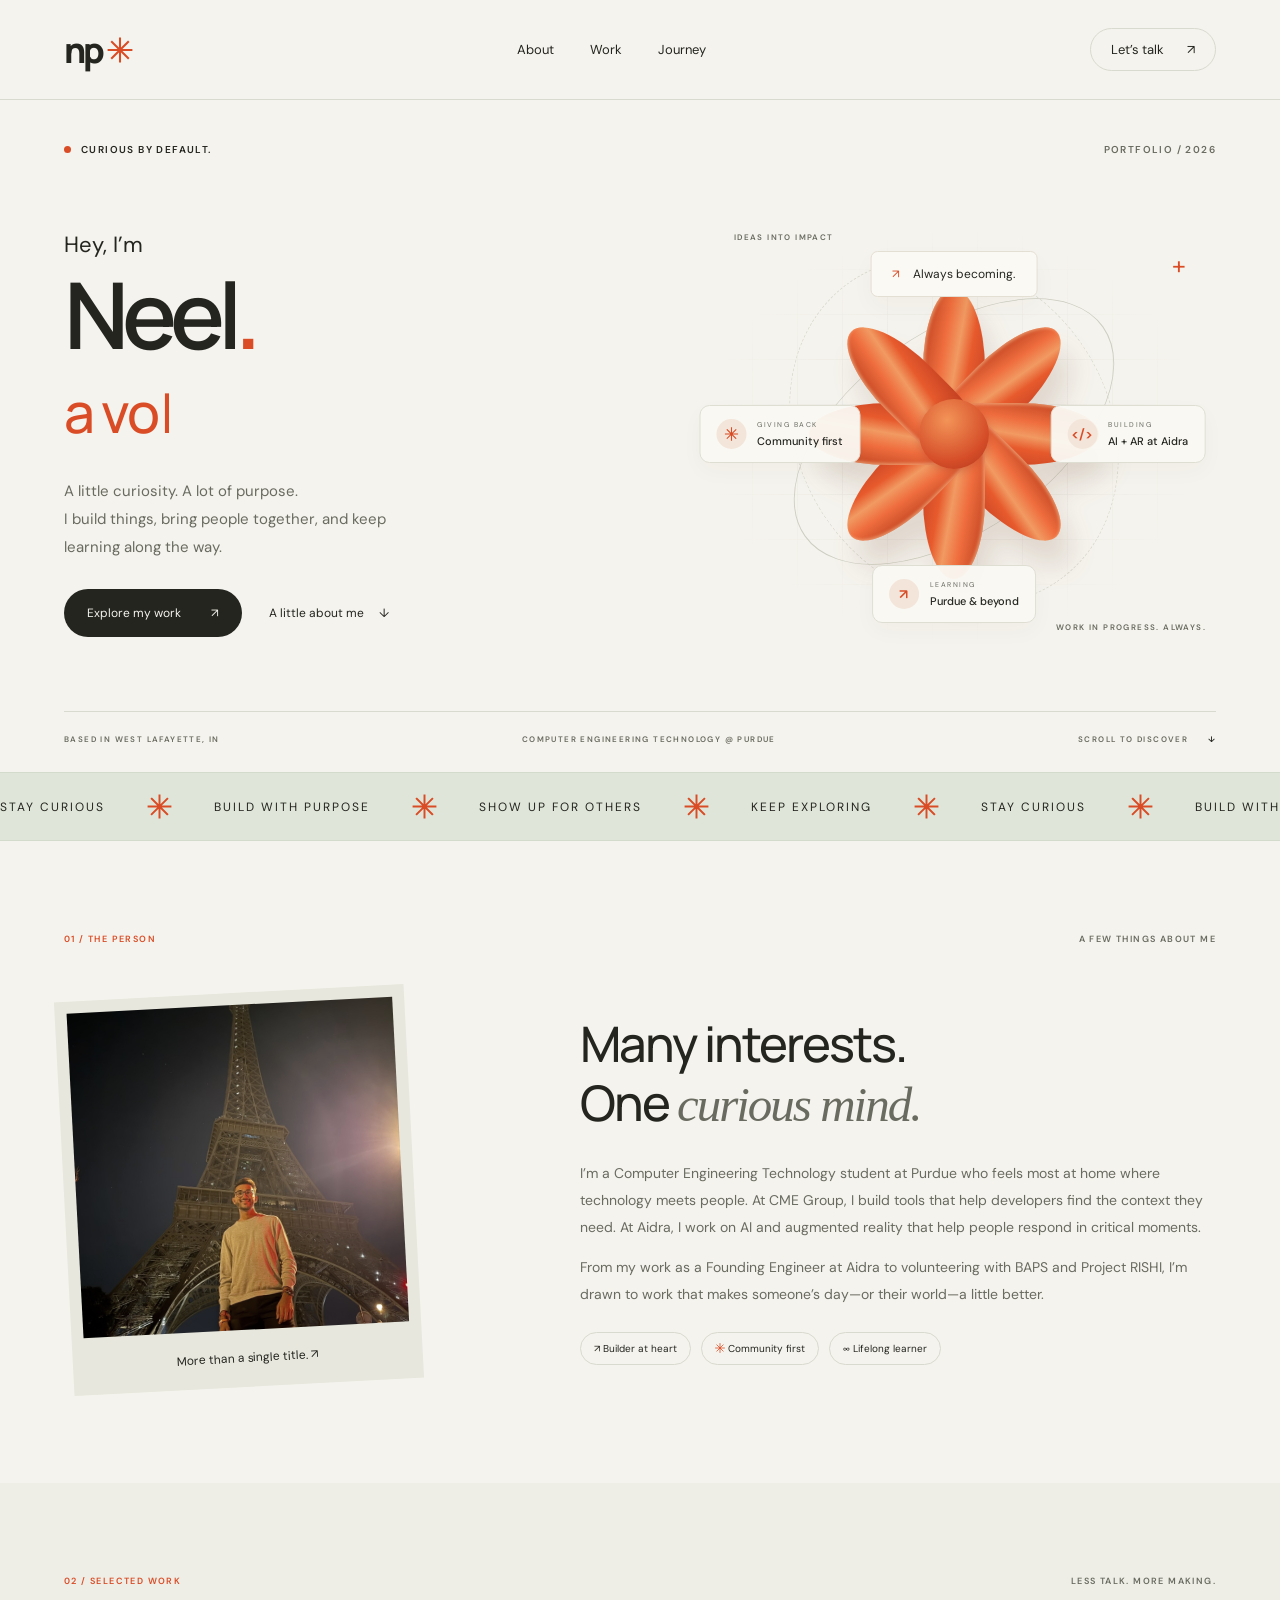
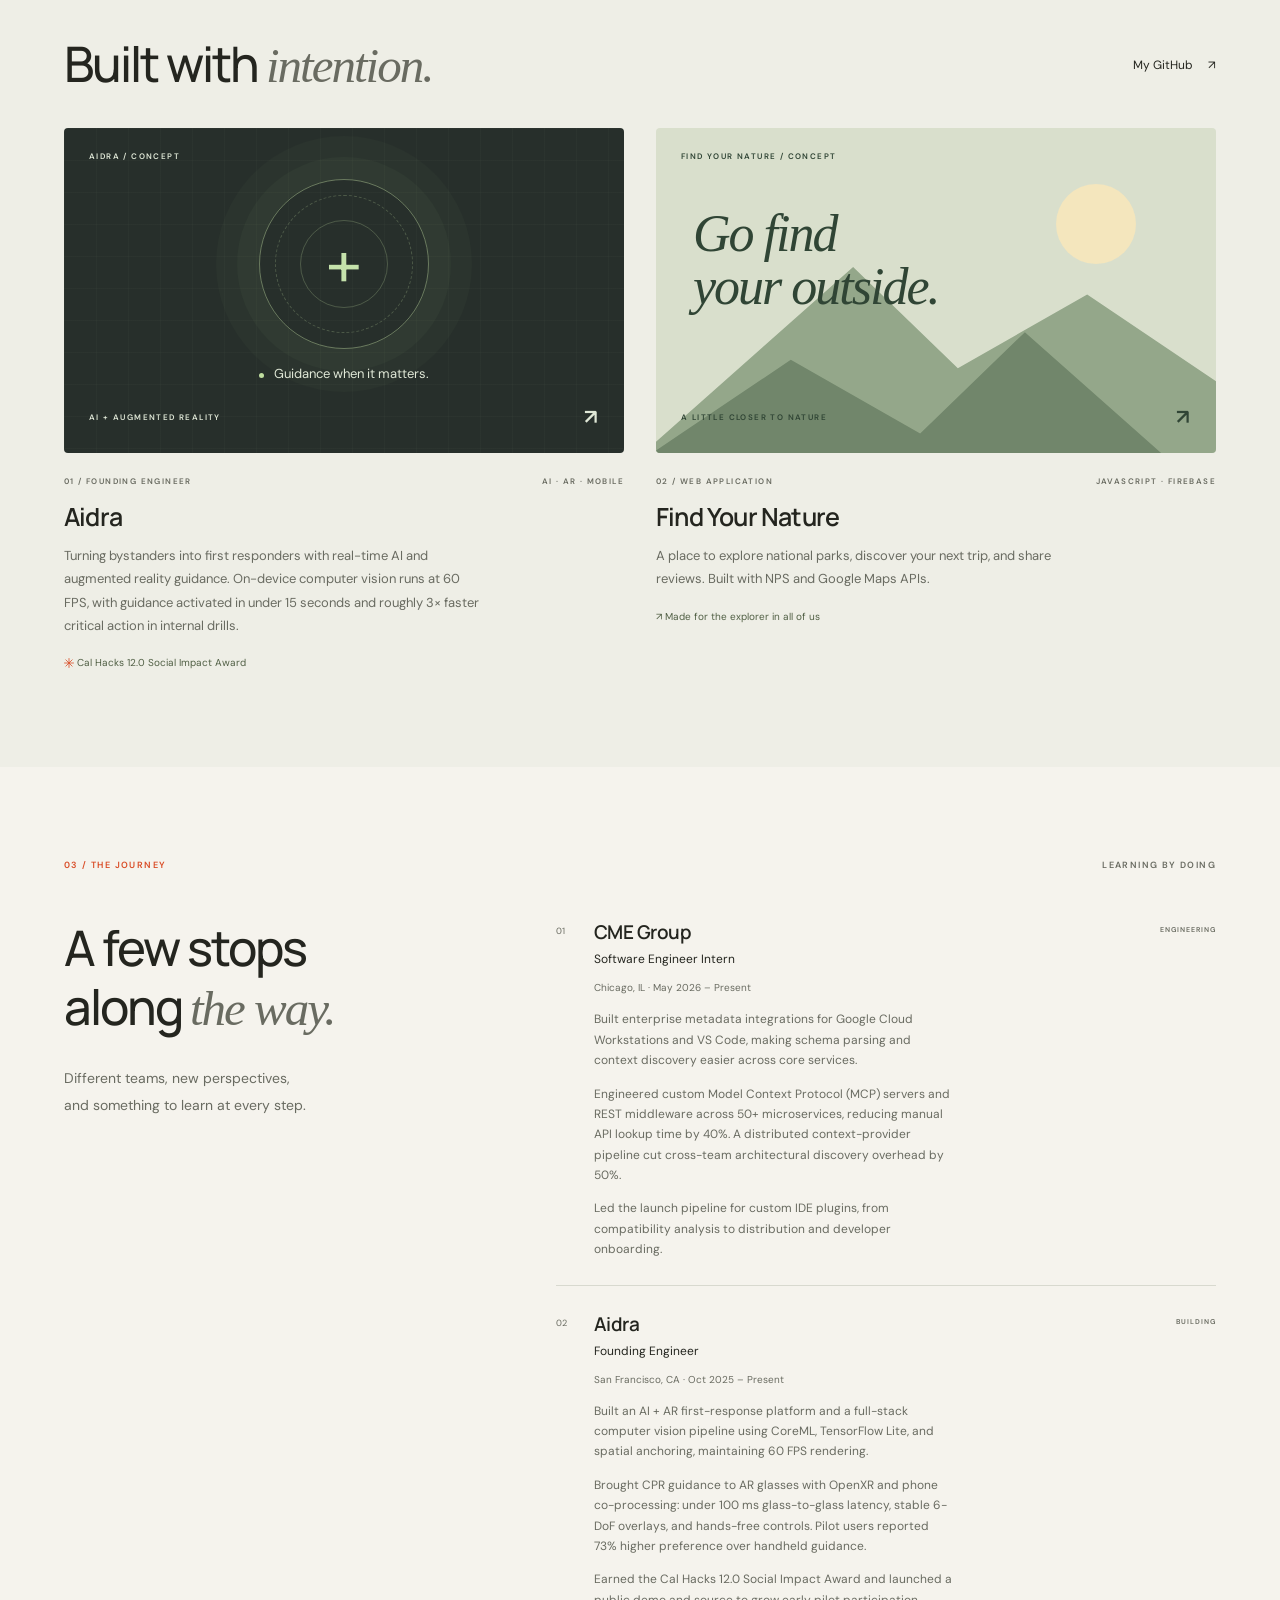
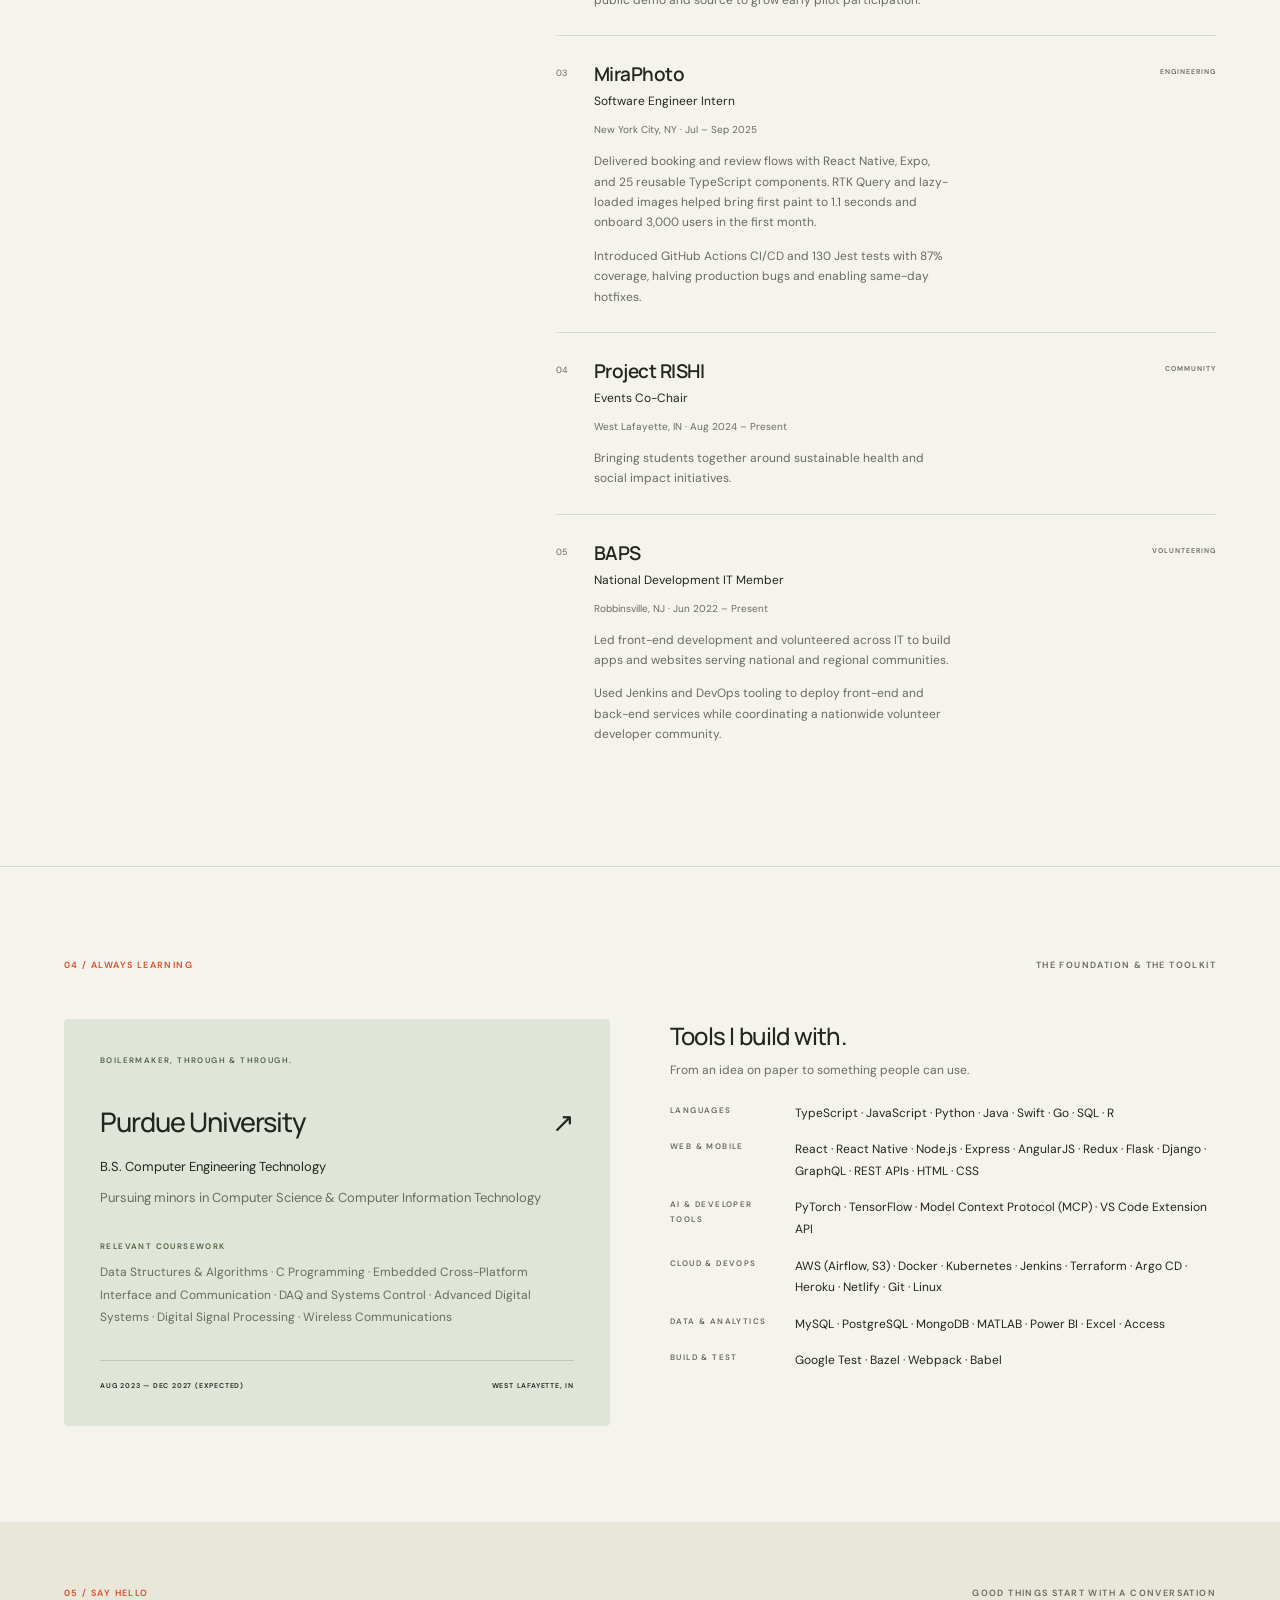
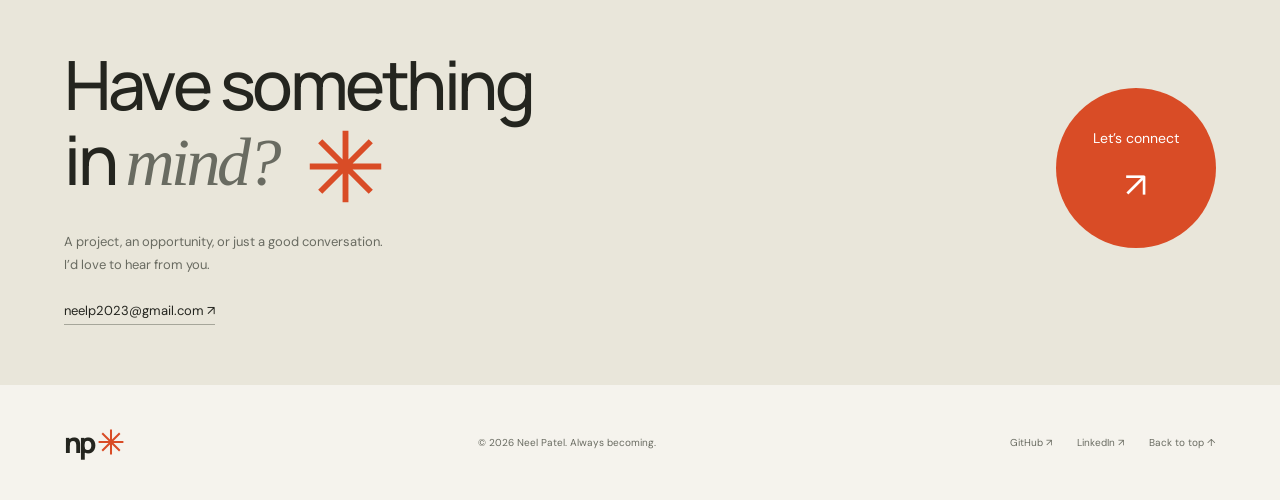
<file: index.html>
<!DOCTYPE html>
<html lang="en">
<head>
  <meta charset="utf-8">
  <meta name="viewport" content="width=device-width, initial-scale=1">
  <meta name="description" content="Neel Patel — student, volunteer, builder, and enthusiast. Computer Engineering Technology at Purdue. Building technology with purpose.">
  <meta name="theme-color" content="#f5f3ed">
  <title>Neel Patel — Always becoming.</title>
  <link rel="preconnect" href="https://fonts.googleapis.com">
  <link rel="preconnect" href="https://fonts.gstatic.com" crossorigin>
  <link href="https://fonts.googleapis.com/css2?family=DM+Sans:wght@400;500;600;700&family=Manrope:wght@400;500;600;700;800&display=swap" rel="stylesheet">
  <link rel="stylesheet" href="css/portfolio.css">
  <script src="js/portfolio.js" defer></script>
</head>
<body>
  <a class="skip-link" href="#main">Skip to content</a>
  <header class="site-header">
    <a class="wordmark" href="#home" aria-label="Neel Patel home">np<span><svg class="brand-star" viewBox="0 0 32 32" aria-hidden="true" focusable="false"><path d="M16 2v28M2 16h28M6.1 6.1l19.8 19.8M6.1 25.9L25.9 6.1"/></svg></span></a>
    <nav aria-label="Main navigation"><a href="#about">About</a><a href="#work">Work</a><a href="#journey">Journey</a></nav>
    <a class="nav-contact" href="mailto:neelp2023@gmail.com">Let’s talk <span>↗</span></a>
  </header>
  <main id="main">
    <section class="hero wrap" id="home" aria-labelledby="hero-title">
      <div class="hero-top"><span class="eyebrow"><i class="status-dot"></i> CURIOUS BY DEFAULT.</span><span class="edition">PORTFOLIO / 2026</span></div>
      <div class="hero-grid">
        <div class="hero-copy">
          <p class="intro">Hey, I’m</p>
          <h1 id="hero-title">Neel<span class="orange">.</span></h1>
          <p class="role-line" aria-label="A student, volunteer, builder, enthusiast, and more."><span aria-hidden="true"><span id="role-article">a</span> <span id="typed-role">student.</span><span class="cursor">|</span></span></p>
          <p class="hero-description">A little curiosity. A lot of purpose.<br>I build things, bring people together, and keep learning along the way.</p>
          <div class="hero-actions"><a class="button dark" href="#work">Explore my work <span>↗</span></a><a class="text-link" href="#about">A little about me <span>↓</span></a></div>
        </div>
        <div class="hero-art" aria-hidden="true">
          <div class="art-grid"></div><div class="orbit orbit-one"></div><div class="orbit orbit-two"></div>
          <div class="sculpture"><div class="petal p1"></div><div class="petal p2"></div><div class="petal p3"></div><div class="petal p4"></div><div class="petal p5"></div><div class="petal p6"></div><div class="petal p7"></div><div class="petal p8"></div><div class="sculpture-center"></div></div>
          <span class="art-label label-top">IDEAS INTO IMPACT</span><span class="art-label label-bottom">WORK IN PROGRESS. ALWAYS.</span><span class="art-cross">+</span>
          <div class="hero-note note-build"><span class="note-symbol">&lt;/&gt;</span><div><span class="note-kicker">BUILDING</span><strong>AI + AR at Aidra</strong></div></div>
          <div class="hero-note note-learn"><span class="note-symbol">↗</span><div><span class="note-kicker">LEARNING</span><strong>Purdue & beyond</strong></div></div>
          <div class="hero-note note-community"><span class="note-symbol"><svg class="brand-star" viewBox="0 0 32 32" aria-hidden="true" focusable="false"><path d="M16 2v28M2 16h28M6.1 6.1l19.8 19.8M6.1 25.9L25.9 6.1"/></svg></span><div><span class="note-kicker">GIVING BACK</span><strong>Community first</strong></div></div>
          <div class="floating-tag"><span>↗</span> Always becoming.</div>
        </div>
      </div>
      <div class="hero-bottom"><span>BASED IN WEST LAFAYETTE, IN</span><span class="hero-school">COMPUTER ENGINEERING TECHNOLOGY @ PURDUE</span><a href="#about">SCROLL TO DISCOVER <span>↓</span></a></div>
    </section>
    <div class="ticker" aria-hidden="true"><div>STAY CURIOUS <span><svg class="brand-star" viewBox="0 0 32 32" aria-hidden="true" focusable="false"><path d="M16 2v28M2 16h28M6.1 6.1l19.8 19.8M6.1 25.9L25.9 6.1"/></svg></span> BUILD WITH PURPOSE <span><svg class="brand-star" viewBox="0 0 32 32" aria-hidden="true" focusable="false"><path d="M16 2v28M2 16h28M6.1 6.1l19.8 19.8M6.1 25.9L25.9 6.1"/></svg></span> SHOW UP FOR OTHERS <span><svg class="brand-star" viewBox="0 0 32 32" aria-hidden="true" focusable="false"><path d="M16 2v28M2 16h28M6.1 6.1l19.8 19.8M6.1 25.9L25.9 6.1"/></svg></span> KEEP EXPLORING <span><svg class="brand-star" viewBox="0 0 32 32" aria-hidden="true" focusable="false"><path d="M16 2v28M2 16h28M6.1 6.1l19.8 19.8M6.1 25.9L25.9 6.1"/></svg></span> STAY CURIOUS <span><svg class="brand-star" viewBox="0 0 32 32" aria-hidden="true" focusable="false"><path d="M16 2v28M2 16h28M6.1 6.1l19.8 19.8M6.1 25.9L25.9 6.1"/></svg></span> BUILD WITH PURPOSE <span><svg class="brand-star" viewBox="0 0 32 32" aria-hidden="true" focusable="false"><path d="M16 2v28M2 16h28M6.1 6.1l19.8 19.8M6.1 25.9L25.9 6.1"/></svg></span></div></div>
    <section class="section wrap about" id="about">
      <div class="section-label"><span>01 / THE PERSON</span><span>A FEW THINGS ABOUT ME</span></div>
      <div class="about-grid"><div class="portrait-frame reveal"><img src="img/personal.jpeg" alt="Neel Patel" loading="lazy"><span class="portrait-note">More than a single title. ↗</span></div><div class="about-copy reveal"><h2>Many interests.<br>One <em>curious mind.</em></h2><p>I’m a Computer Engineering Technology student at Purdue who feels most at home where technology meets people. At CME Group, I build tools that help developers find the context they need. At Aidra, I work on AI and augmented reality that help people respond in critical moments.</p><p>From my work as a Founding Engineer at Aidra to volunteering with BAPS and Project RISHI, I’m drawn to work that makes someone’s day—or their world—a little better.</p><div class="interest-tags"><span>↗ Builder at heart</span><span><svg class="brand-star" viewBox="0 0 32 32" aria-hidden="true" focusable="false"><path d="M16 2v28M2 16h28M6.1 6.1l19.8 19.8M6.1 25.9L25.9 6.1"/></svg> Community first</span><span>∞ Lifelong learner</span></div></div></div>
    </section>
    <section class="section work-section" id="work"><div class="wrap">
      <div class="section-label"><span>02 / SELECTED WORK</span><span>LESS TALK. MORE MAKING.</span></div>
      <div class="section-heading"><h2>Built with <em>intention.</em></h2><a class="text-link" href="https://github.com/neelpatel23" target="_blank" rel="noopener noreferrer">My GitHub <span>↗</span></a></div>
      <div class="project-grid">
        <article class="project reveal"><div class="project-visual xr-visual"><span class="visual-kicker">AIDRA / CONCEPT</span><div class="target-ring"><span>+</span></div><div class="xr-caption"><span class="status-dot"></span> Guidance when it matters.</div><div class="visual-bottom"><span>AI + AUGMENTED REALITY</span><span>↗</span></div></div><div class="project-meta"><span>01 / FOUNDING ENGINEER</span><span>AI · AR · MOBILE</span></div><h3>Aidra</h3><p>Turning bystanders into first responders with real-time AI and augmented reality guidance. On-device computer vision runs at 60 FPS, with guidance activated in under 15 seconds and roughly 3× faster critical action in internal drills.</p><span class="project-note"><svg class="brand-star" viewBox="0 0 32 32" aria-hidden="true" focusable="false"><path d="M16 2v28M2 16h28M6.1 6.1l19.8 19.8M6.1 25.9L25.9 6.1"/></svg> Cal Hacks 12.0 Social Impact Award</span></article>
        <article class="project reveal"><div class="project-visual nature-visual"><span class="visual-kicker">FIND YOUR NATURE / CONCEPT</span><div class="sun"></div><div class="mountain mountain-back"></div><div class="mountain mountain-front"></div><div class="nature-title">Go find<br>your outside.</div><div class="visual-bottom"><span>A LITTLE CLOSER TO NATURE</span><span>↗</span></div></div><div class="project-meta"><span>02 / WEB APPLICATION</span><span>JAVASCRIPT · FIREBASE</span></div><h3>Find Your Nature</h3><p>A place to explore national parks, discover your next trip, and share reviews. Built with NPS and Google Maps APIs.</p><span class="project-note">↗ Made for the explorer in all of us</span></article>
      </div>
    </div></section>
    <section class="section wrap" id="journey"><div class="section-label"><span>03 / THE JOURNEY</span><span>LEARNING BY DOING</span></div><div class="journey-grid"><div><h2>A few stops<br>along <em>the way.</em></h2><p class="section-description">Different teams, new perspectives,<br>and something to learn at every step.</p></div><div class="experience-list">
      <article class="experience reveal">
        <div class="experience-number">01</div>
        <div><h3>CME Group</h3><p>Software Engineer Intern</p><span>Chicago, IL · May 2026 – Present</span>
          <p class="experience-detail">Built enterprise metadata integrations for Google Cloud Workstations and VS Code, making schema parsing and context discovery easier across core services.</p>
          <p class="experience-detail">Engineered custom Model Context Protocol (MCP) servers and REST middleware across 50+ microservices, reducing manual API lookup time by 40%. A distributed context-provider pipeline cut cross-team architectural discovery overhead by 50%.</p>
          <p class="experience-detail">Led the launch pipeline for custom IDE plugins, from compatibility analysis to distribution and developer onboarding.</p>
        </div><span class="experience-kind">ENGINEERING</span>
      </article>
      <article class="experience reveal">
        <div class="experience-number">02</div>
        <div><h3>Aidra</h3><p>Founding Engineer</p><span>San Francisco, CA · Oct 2025 – Present</span>
          <p class="experience-detail">Built an AI + AR first-response platform and a full-stack computer vision pipeline using CoreML, TensorFlow Lite, and spatial anchoring, maintaining 60 FPS rendering.</p>
          <p class="experience-detail">Brought CPR guidance to AR glasses with OpenXR and phone co-processing: under 100 ms glass-to-glass latency, stable 6-DoF overlays, and hands-free controls. Pilot users reported 73% higher preference over handheld guidance.</p>
          <p class="experience-detail">Earned the Cal Hacks 12.0 Social Impact Award and launched a public demo and source to grow early pilot participation.</p>
        </div><span class="experience-kind">BUILDING</span>
      </article>
      <article class="experience reveal">
        <div class="experience-number">03</div>
        <div><h3>MiraPhoto</h3><p>Software Engineer Intern</p><span>New York City, NY · Jul – Sep 2025</span>
          <p class="experience-detail">Delivered booking and review flows with React Native, Expo, and 25 reusable TypeScript components. RTK Query and lazy-loaded images helped bring first paint to 1.1 seconds and onboard 3,000 users in the first month.</p>
          <p class="experience-detail">Introduced GitHub Actions CI/CD and 130 Jest tests with 87% coverage, halving production bugs and enabling same-day hotfixes.</p>
        </div><span class="experience-kind">ENGINEERING</span>
      </article>
      <article class="experience reveal">
        <div class="experience-number">04</div>
        <div><h3>Project RISHI</h3><p>Events Co-Chair</p><span>West Lafayette, IN · Aug 2024 – Present</span><p class="experience-detail">Bringing students together around sustainable health and social impact initiatives.</p></div><span class="experience-kind">COMMUNITY</span>
      </article>
      <article class="experience reveal">
        <div class="experience-number">05</div>
        <div><h3>BAPS</h3><p>National Development IT Member</p><span>Robbinsville, NJ · Jun 2022 – Present</span>
          <p class="experience-detail">Led front-end development and volunteered across IT to build apps and websites serving national and regional communities.</p>
          <p class="experience-detail">Used Jenkins and DevOps tooling to deploy front-end and back-end services while coordinating a nationwide volunteer developer community.</p>
        </div><span class="experience-kind">VOLUNTEERING</span>
      </article>
    </div></div></section>
    <section class="section wrap education-section" id="education">
      <div class="section-label"><span>04 / ALWAYS LEARNING</span><span>THE FOUNDATION & THE TOOLKIT</span></div>
      <div class="education-grid">
        <div class="education-card reveal">
          <span class="eyebrow">BOILERMAKER, THROUGH & THROUGH.</span>
          <h3>Purdue University<span>↗</span></h3>
          <p>B.S. Computer Engineering Technology</p>
          <p class="muted">Pursuing minors in Computer Science & Computer Information Technology</p>
          <div class="coursework"><span class="eyebrow">RELEVANT COURSEWORK</span><p>Data Structures & Algorithms · C Programming · Embedded Cross-Platform Interface and Communication · DAQ and Systems Control · Advanced Digital Systems · Digital Signal Processing · Wireless Communications</p></div>
          <div class="education-bottom"><span>AUG 2023 — DEC 2027 (EXPECTED)</span><span>WEST LAFAYETTE, IN</span></div>
        </div>
        <div class="toolkit reveal">
          <h3>Tools I build with.</h3><p>From an idea on paper to something people can use.</p>
          <div class="skill-group"><span>LANGUAGES</span><p>TypeScript · JavaScript · Python · Java · Swift · Go · SQL · R</p></div>
          <div class="skill-group"><span>WEB & MOBILE</span><p>React · React Native · Node.js · Express · AngularJS · Redux · Flask · Django · GraphQL · REST APIs · HTML · CSS</p></div>
          <div class="skill-group"><span>AI & DEVELOPER TOOLS</span><p>PyTorch · TensorFlow · Model Context Protocol (MCP) · VS Code Extension API</p></div>
          <div class="skill-group"><span>CLOUD & DEVOPS</span><p>AWS (Airflow, S3) · Docker · Kubernetes · Jenkins · Terraform · Argo CD · Heroku · Netlify · Git · Linux</p></div>
          <div class="skill-group"><span>DATA & ANALYTICS</span><p>MySQL · PostgreSQL · MongoDB · MATLAB · Power BI · Excel · Access</p></div>
          <div class="skill-group"><span>BUILD & TEST</span><p>Google Test · Bazel · Webpack · Babel</p></div>
        </div>
      </div>
    </section>
    <section class="contact-section" id="contact"><div class="wrap"><div class="section-label"><span>05 / SAY HELLO</span><span>GOOD THINGS START WITH A CONVERSATION</span></div><div class="contact-grid"><div><h2>Have something<br>in <em>mind?</em><span class="contact-star"><svg class="brand-star" viewBox="0 0 32 32" aria-hidden="true" focusable="false"><path d="M16 2v28M2 16h28M6.1 6.1l19.8 19.8M6.1 25.9L25.9 6.1"/></svg></span></h2><p>A project, an opportunity, or just a good conversation.<br>I’d love to hear from you.</p></div><a class="contact-button" href="mailto:neelp2023@gmail.com" aria-label="Email Neel Patel">Let’s connect <span>↗</span></a></div><a class="email-link" href="mailto:neelp2023@gmail.com">neelp2023@gmail.com ↗</a></div></section>
  </main>
  <footer class="wrap"><a class="wordmark" href="#home">np<span><svg class="brand-star" viewBox="0 0 32 32" aria-hidden="true" focusable="false"><path d="M16 2v28M2 16h28M6.1 6.1l19.8 19.8M6.1 25.9L25.9 6.1"/></svg></span></a><p>© <span id="year">2026</span> Neel Patel. Always becoming.</p><div><a href="https://github.com/neelpatel23" target="_blank" rel="noopener noreferrer">GitHub ↗</a><a href="https://linkedin.com/in/neelpatel0304" target="_blank" rel="noopener noreferrer">LinkedIn ↗</a><a href="#home">Back to top ↑</a></div></footer>
</body>
</html>
</file>
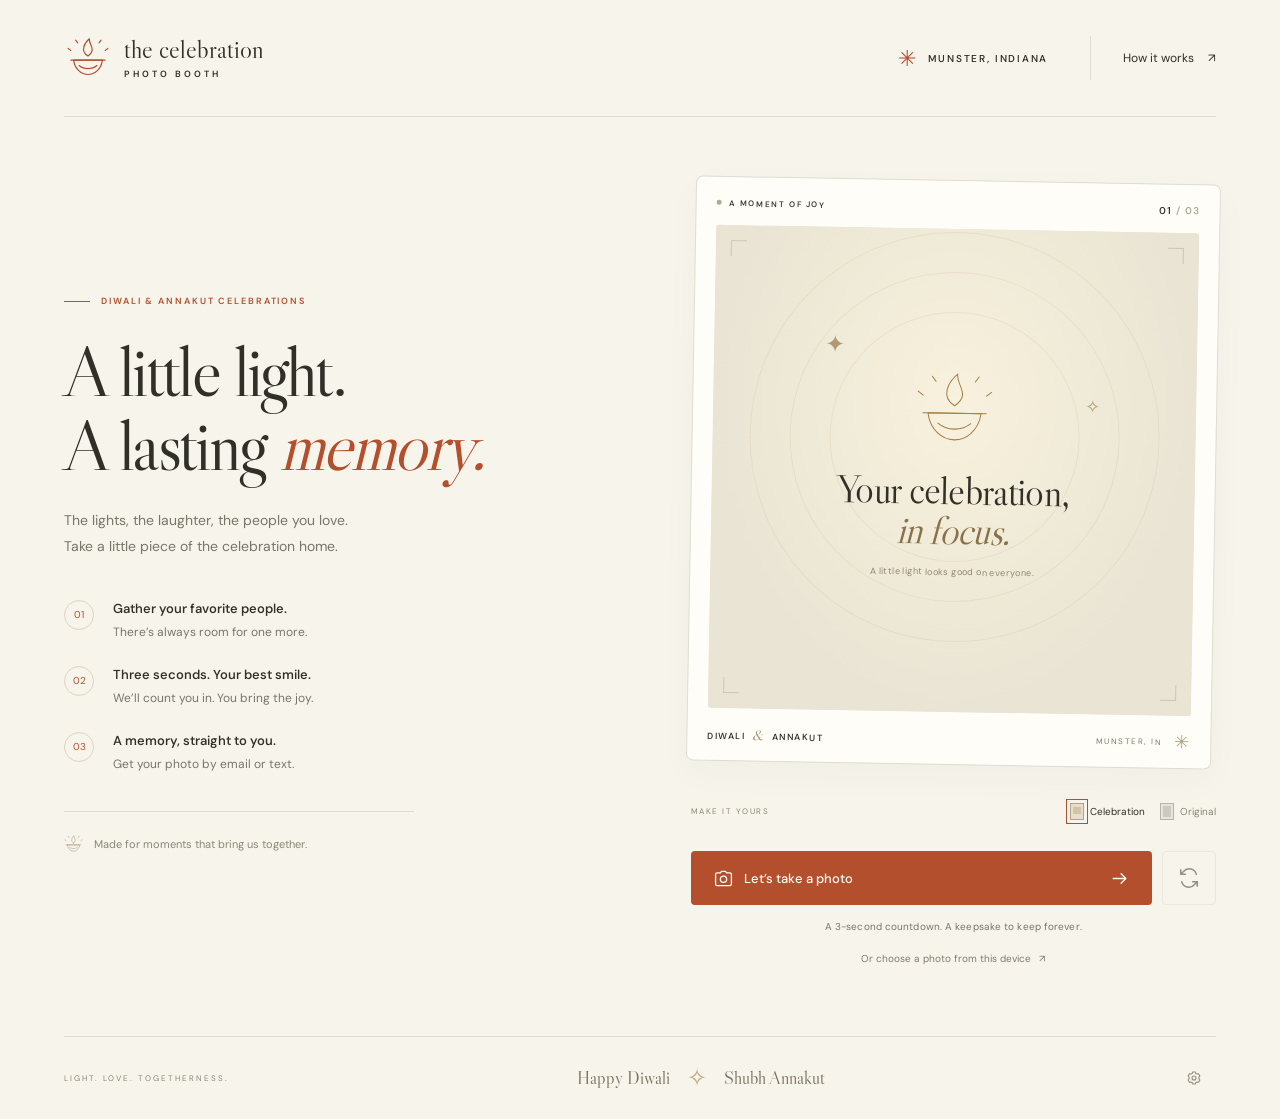
<file: diwali-photobooth/index.html>
<!doctype html>
<html lang="en">
<head>
  <meta charset="utf-8">
  <meta name="viewport" content="width=device-width, initial-scale=1, viewport-fit=cover">
  <meta name="theme-color" content="#f7f4ec">
  <meta name="description" content="A little light. A lasting memory. The Diwali & Annakut celebration photobooth in Munster, Indiana.">
  <title>Diwali & Annakut · The Celebration Booth</title>
  <link rel="icon" href="./favicon.svg" type="image/svg+xml">
  <link rel="stylesheet" href="./styles.css">
  <script src="./config.js" defer></script>
  <script src="./app.js" type="module"></script>
</head>
<body>
  <svg class="symbol-library" aria-hidden="true" xmlns="http://www.w3.org/2000/svg">
    <symbol id="diya" viewBox="0 0 64 64"><path d="M11 35c2 14 12 21 21 21s19-7 21-21H11Z"/><path d="M7 35h50M19 43c7 6 19 6 26 0M32 29c-12-7-5-19 2-25-1 9 11 16-2 25Z"/><path d="M7 21l-4-3m54 3 4-3M17 10l-3-4m34 4 3-4"/></symbol>
    <symbol id="camera" viewBox="0 0 24 24"><path d="m8 5 1.5-2h5L16 5h4a2 2 0 0 1 2 2v12a2 2 0 0 1-2 2H4a2 2 0 0 1-2-2V7a2 2 0 0 1 2-2Z"/><circle cx="12" cy="13" r="4"/></symbol>
    <symbol id="arrow" viewBox="0 0 24 24"><path d="M4 12h16m-6-6 6 6-6 6"/></symbol>
    <symbol id="mail" viewBox="0 0 24 24"><rect x="2" y="4" width="20" height="16" rx="3"/><path d="m3 6 9 7 9-7"/></symbol>
    <symbol id="phone" viewBox="0 0 24 24"><rect x="6" y="2" width="12" height="20" rx="3"/><path d="M10 18h4"/></symbol>
    <symbol id="flip" viewBox="0 0 24 24"><path d="M20 8a8 8 0 0 0-14-3L3 8m0-5v5h5m-4 8a8 8 0 0 0 14 3l3-3m0 5v-5h-5"/></symbol>
    <symbol id="download" viewBox="0 0 24 24"><path d="M12 3v12m-5-5 5 5 5-5M4 16v5h16v-5"/></symbol>
    <symbol id="check" viewBox="0 0 24 24"><path d="m5 12 4 4L19 6"/></symbol>
    <symbol id="settings" viewBox="0 0 24 24"><path d="m10 3-.7 2.1-2 .9-2.1-.4-2 3.4 1.4 1.7v2.6L3.2 15l2 3.4 2.1-.4 2 .9L10 21h4l.7-2.1 2-.9 2.1.4 2-3.4-1.4-1.7v-2.6L20.8 9l-2-3.4-2.1.4-2-.9L14 3Z"/><circle cx="12" cy="12" r="3"/></symbol>
  </svg>

  <div class="page-shell">
    <header class="site-header">
      <a class="brand" href="./" aria-label="The Celebration Booth home"><span class="brand-icon"><svg><use href="#diya"/></svg></span><span>the celebration<span class="brand-sub">PHOTO BOOTH</span></span></a>
      <div class="header-right"><span class="location"><span class="tiny-star">✳</span> MUNSTER, INDIANA</span><button class="text-button" id="help-button">How it works <span aria-hidden="true">↗</span></button></div>
    </header>

    <main id="main" class="booth-layout">
      <section class="story">
        <div class="eyebrow"><span class="short-rule"></span> DIWALI & ANNAKUT CELEBRATIONS</div>
        <div id="welcome-panel">
          <h1>A little light.<br>A lasting <em>memory.</em></h1>
          <p class="lead">The lights, the laughter, the people you love.<br class="desktop-break"> Take a little piece of the celebration home.</p>
          <ol class="steps" aria-label="Photo booth steps"><li><span>01</span><div><strong>Gather your favorite people.</strong><p>There’s always room for one more.</p></div></li><li><span>02</span><div><strong>Three seconds. Your best smile.</strong><p>We’ll count you in. You bring the joy.</p></div></li><li><span>03</span><div><strong>A memory, straight to you.</strong><p>Get your photo by email or text.</p></div></li></ol>
          <div class="story-note"><svg><use href="#diya"/></svg><span>Made for moments that bring us together.</span></div>
        </div>
        <section id="delivery-panel" hidden aria-labelledby="delivery-title">
          <h1 id="delivery-title">Looking<br><em>radiant.</em></h1><p class="lead">A beautiful moment. Let’s make it yours.</p>
          <form id="delivery-form">
            <fieldset class="channel-switch"><legend class="sr-only">Send your photo by</legend><label><input type="radio" name="channel" value="email" checked><span><svg><use href="#mail"/></svg>Email</span></label><label><input type="radio" name="channel" value="sms"><span><svg><use href="#phone"/></svg>Text message</span></label></fieldset>
            <label class="field-label" id="contact-label" for="contact">Your email address</label><input id="contact" name="contact" type="email" autocomplete="off" placeholder="you@example.com" maxlength="254" required>
            <p class="input-hint" id="contact-hint">Your photo will arrive as an email attachment.</p>
            <label class="consent"><input id="consent" type="checkbox" required><span id="consent-copy">Send this photo to my email. My details won’t be used for marketing.</span></label>
            <button class="primary-button send-button" id="send-button" type="submit"><span>Send my photo</span><svg><use href="#arrow"/></svg></button>
            <p class="form-message" id="delivery-message" role="status"></p>
          </form>
          <p class="session-note">For your privacy, this session clears after 3 minutes of inactivity.</p>
        </section>
        <section id="success-panel" hidden aria-labelledby="success-title"><span class="success-icon"><svg><use href="#check"/></svg></span><h1 id="success-title">A little joy,<br><em>on its way.</em></h1><p class="lead" id="success-copy"></p><p class="success-wish">Wishing you and your loved ones a bright Diwali and a beautiful new year.</p><button class="primary-button" id="next-guest">Next celebration <svg><use href="#arrow"/></svg></button><p class="session-note" id="reset-note"></p></section>
      </section>

      <section class="camera-area" aria-label="Photo booth camera">
        <div class="camera-card">
          <div class="card-header"><span><span class="status-dot" id="camera-dot"></span><span id="camera-status">A MOMENT OF JOY</span></span><span class="step-counter" id="step-counter">01 <span>/ 03</span></span></div>
          <div class="viewfinder" id="viewfinder">
            <div class="idle-art" id="idle-art"><div class="halo halo-one"></div><div class="halo halo-two"></div><div class="halo halo-three"></div><div class="art-spark spark-one">✦</div><div class="art-spark spark-two">✧</div><svg class="hero-diya" aria-hidden="true"><use href="#diya"/></svg><p>Your celebration,<br><em>in focus.</em></p><span>A little light looks good on everyone.</span></div>
            <video id="camera" autoplay playsinline muted hidden aria-label="Live camera preview"></video><img id="photo-preview" hidden alt="Your Diwali and Annakut celebration photo">
            <span class="viewfinder-corner top-left" aria-hidden="true"></span><span class="viewfinder-corner top-right" aria-hidden="true"></span><span class="viewfinder-corner bottom-left" aria-hidden="true"></span><span class="viewfinder-corner bottom-right" aria-hidden="true"></span>
            <div class="countdown" id="countdown" role="status" aria-live="assertive" hidden></div><div class="flash" id="flash" hidden></div>
            <span class="live-badge" id="live-badge" hidden><span></span> LIVE</span><div class="camera-tip" id="camera-tip" hidden>Find your light. We’ll count you in.</div>
          </div>
          <div class="photo-caption"><span>DIWALI <i>&</i> ANNAKUT</span><span>MUNSTER, IN <span class="caption-star">✳</span></span></div>
        </div>
        <div id="capture-controls"><div class="frame-row"><span>MAKE IT YOURS</span><fieldset class="frame-switch"><legend class="sr-only">Photo style</legend><label><input name="frame" type="radio" value="celebration" checked><span><i class="frame-swatch"></i>Celebration</span></label><label><input name="frame" type="radio" value="original"><span><i class="frame-swatch plain"></i>Original</span></label></fieldset></div>
          <div class="camera-actions"><button class="primary-button" id="capture-button"><svg><use href="#camera"/></svg><span>Let’s take a photo</span><svg class="button-arrow"><use href="#arrow"/></svg></button><button class="icon-button" id="flip-button" aria-label="Switch between front and back camera" title="Switch camera" disabled><svg><use href="#flip"/></svg></button></div>
          <p class="camera-footnote" id="camera-footnote">A 3-second countdown. A keepsake to keep forever.</p><button class="text-button upload-button" id="upload-button">Or choose a photo from this device <span>↗</span></button><input id="upload-input" type="file" accept="image/jpeg,image/png,image/webp,image/heic,image/heif" hidden>
        </div>
        <div id="review-controls" hidden><div class="review-actions"><button class="secondary-button" id="retake-button"><svg><use href="#flip"/></svg>Retake photo</button><button class="secondary-button" id="save-button"><svg><use href="#download"/></svg>Save / share</button></div><button class="text-button start-over" id="start-over">Clear photo & start over</button></div>
        <p class="camera-error" id="camera-error" role="alert"></p>
      </section>
    </main>
    <footer><span>LIGHT. LOVE. TOGETHERNESS.</span><span class="footer-wish">Happy Diwali <span>✧</span> Shubh Annakut</span><button id="settings-button" class="icon-button" aria-label="Organizer settings" title="Organizer settings"><svg><use href="#settings"/></svg></button></footer>
  </div>
  <dialog id="help-dialog"><button class="dialog-close" data-close="help-dialog" aria-label="Close instructions">×</button><span class="eyebrow">A MEMORY IN THREE LITTLE STEPS</span><h2>Come as you are.<br><em>Leave with a smile.</em></h2><ol class="help-list"><li>Tap “Let’s take a photo” and allow camera access.</li><li>Gather everyone in the frame. Tap the shutter and smile for the three-second countdown.</li><li>Love it? Enter your email or mobile number and send your keepsake. You can also save or share it directly.</li></ol><p>Your contact details are only used to send your photo. Text photos are available for 24 hours. Taking another photo clears the previous guest’s details.</p><button class="primary-button" data-close="help-dialog">Let’s celebrate <svg><use href="#arrow"/></svg></button></dialog>
  <dialog id="settings-dialog"><button class="dialog-close" data-close="settings-dialog" aria-label="Close settings">×</button><span class="eyebrow">FOR THE ORGANIZER</span><h2>Ready for<br><em>the celebration.</em></h2><p>Connect photo delivery on this iPad. These settings stay in this tab and clear when it closes. Resend and Twilio credentials belong on your server.</p><form id="settings-form"><label class="field-label" for="api-url">Delivery server URL</label><input id="api-url" type="url" placeholder="https://your-booth.workers.dev" required><label class="field-label" for="access-key">Booth access key</label><input id="access-key" type="password" autocomplete="off" minlength="32" required placeholder="The key set on your delivery server"><button class="primary-button" type="submit">Connect delivery <svg><use href="#arrow"/></svg></button><p id="settings-message" role="status"></p></form><p class="settings-status" id="settings-status">Photo capture and downloads work without a connection.</p><button id="disconnect-button" class="text-button">Disconnect delivery</button></dialog>
  <div class="sr-only" id="announcement" role="status" aria-live="polite"></div>
</body>
</html>
</file>
<file: css/portfolio.css>
:root{--paper:#f5f3ed;--ink:#24251f;--muted:#696b61;--orange:#d94c26;--line:#d8d9cf;--green:#dfe6d9}
*{box-sizing:border-box}
html{scroll-behavior:smooth;scroll-padding-top:90px}
body{margin:0;background:var(--paper);color:var(--ink);font-family:'DM Sans',sans-serif;-webkit-font-smoothing:antialiased}
a{color:inherit;text-decoration:none}
button,a{-webkit-tap-highlight-color:transparent}
a:focus-visible{outline:2px solid var(--orange);outline-offset:6px}
::selection{background:#eac5ae}
.wrap,.site-header{max-width:1320px;margin:auto;padding-left:64px;padding-right:64px}
.site-header{height:100px;display:flex;align-items:center;justify-content:space-between;border-bottom:1px solid var(--line)}
.wordmark{font-family:Manrope,sans-serif;font-size:35px;font-weight:800;letter-spacing:-3px;display:inline-flex;align-items:center;gap:5px}
.wordmark span{font-size:26px;color:var(--orange);letter-spacing:0}
.site-header nav{display:flex;gap:36px;font-size:13px}
.site-header nav a:hover,.text-link:hover,footer a:hover{color:var(--orange)}
.nav-contact{font-size:13px;border:1px solid var(--line);border-radius:30px;padding:12px 20px}
.nav-contact span{margin-left:20px}
.eyebrow,.edition,.hero-bottom,.section-label,.art-label,.visual-kicker,.visual-bottom,.project-meta,.experience-kind,.education-bottom,.skill-group>span{font-size:10px;font-weight:600;letter-spacing:1.4px}
.hero{padding-top:43px}
.hero-top{display:flex;justify-content:space-between;align-items:center}
.eyebrow{display:flex;align-items:center;gap:10px}
.status-dot{display:inline-block;background:var(--orange);height:7px;width:7px;border-radius:50%}
.edition{color:var(--muted)}
.hero-grid{display:grid;grid-template-columns:1.15fr 1fr;align-items:center;min-height:555px;gap:25px}
.intro{font-size:22px;margin:0 0 5px}
h1,h2,h3,p{margin-top:0}
h1,h2,h3{font-family:Manrope,sans-serif}
h1{font-size:clamp(64px,7.2vw,100px);letter-spacing:-7px;font-weight:600;line-height:1.1;margin-bottom:9px;white-space:nowrap}
.orange{color:var(--orange)}
.role-line{font-family:Manrope,sans-serif;font-size:clamp(36px,4.3vw,58px);font-weight:500;letter-spacing:-2.5px;height:80px;margin-bottom:24px;color:var(--orange)}
.cursor{font-weight:400;animation:blink 1s step-end infinite;margin-left:3px}
.hero-description{font-size:15px;line-height:1.85;color:var(--muted);max-width:360px;margin-bottom:28px}
.hero-actions{display:flex;align-items:center;gap:27px}
.button{display:inline-flex;justify-content:space-between;align-items:center;gap:30px;border-radius:40px;padding:16px 23px;font-size:12px;transition:transform .2s,background .2s}
.button:hover{transform:translateY(-3px);background:var(--orange)}
.dark{background:var(--ink);color:var(--paper)}
.text-link{font-size:12px;white-space:nowrap}
.text-link span{margin-left:12px}
.hero-art{position:relative;height:450px;isolation:isolate}
.art-grid{position:absolute;inset:15px;background-image:linear-gradient(#dddcd466 1px,transparent 1px),linear-gradient(90deg,#dddcd466 1px,transparent 1px);background-size:45px 45px;mask-image:radial-gradient(ellipse,#000 25%,transparent 70%)}
.orbit{position:absolute;width:365px;height:365px;top:40px;left:50%;border:1px solid #cecec3;border-radius:50%;transform:translateX(-50%) rotate(-35deg) scaleY(.55)}
.orbit-two{transform:translateX(-50%) rotate(55deg) scaleY(.85);border-style:dashed;opacity:.65}
.sculpture{width:290px;height:290px;position:absolute;left:50%;top:50%;margin:-145px 0 0 -145px;animation:sculpture-turn 55s linear infinite;filter:drop-shadow(10px 25px 13px #6e3e2125)}
.petal{position:absolute;left:114px;top:0;width:62px;height:160px;transform-origin:31px 145px;border-radius:60% 60% 35% 35%;background:linear-gradient(100deg,#b33819 0%,#ef6d3e 34%,#f19a62 51%,#e75a2d 66%,#bd3c20 100%);box-shadow:inset 2px 0 3px #ffcb9980}
.p2{transform:rotate(45deg)}
.p3{transform:rotate(90deg)}
.p4{transform:rotate(135deg)}
.p5{transform:rotate(180deg)}
.p6{transform:rotate(225deg)}
.p7{transform:rotate(270deg)}
.p8{transform:rotate(315deg)}
.sculpture-center{position:absolute;inset:110px;border-radius:50%;background:radial-gradient(circle at 40% 30%,#f39458,#d54d28 65%,#af361c);box-shadow:0 3px 8px #9c321d55}
.art-label{position:absolute;font-size:8px;color:var(--muted)}
.label-top{top:23px;left:42px}
.label-bottom{bottom:27px;right:10px}
.art-cross{position:absolute;right:30px;top:40px;color:var(--orange);font-size:25px;font-weight:400}
.floating-tag{position:absolute;left:12px;bottom:57px;background:#faf9f4;border:1px solid #e4dfd3;padding:14px 21px;border-radius:7px;font-size:12px;box-shadow:0 10px 25px #33331108;transform:rotate(-7deg)}
.floating-tag span{color:var(--orange);margin-right:10px}
.hero-bottom{display:flex;justify-content:space-between;gap:20px;border-top:1px solid var(--line);padding:22px 0 28px;font-size:8px;color:var(--muted)}
.hero-bottom a span{margin-left:16px;color:var(--ink)}
.ticker{overflow:hidden;background:var(--green);border-block:1px solid #d3dbcc;padding:21px 0}
.ticker>div{display:flex;align-items:center;gap:42px;white-space:nowrap;width:max-content;font-size:12px;letter-spacing:2px;animation:ticker-drift 50s linear infinite}
.ticker span{color:#6c7c5c;font-size:25px;line-height:1}
.section{padding-top:92px;padding-bottom:96px}
.section-label{display:flex;justify-content:space-between;gap:20px;color:var(--muted);font-size:9px;margin-bottom:48px}
.section-label span:first-child{color:var(--orange)}
.about-grid{display:grid;grid-template-columns:.85fr 1.3fr;gap:100px;align-items:center}
.portrait-frame{position:relative;padding:12px;background:#e7e7dd;transform:rotate(-3deg);max-width:350px}
.portrait-frame img{width:100%;height:325px;object-fit:cover;display:block;filter:saturate(.7)}
.portrait-note{display:block;font-size:12px;text-align:center;padding:20px 0 9px}
.about-copy h2,h2{font-size:clamp(32px,4vw,49px);font-weight:500;line-height:1.2;letter-spacing:-2px;margin-bottom:26px}
em{font-family:Georgia,serif;font-weight:400;color:var(--muted)}
.about-copy p,.section-description{font-size:14px;line-height:1.9;color:var(--muted)}
.interest-tags{display:flex;flex-wrap:wrap;gap:10px;margin-top:25px}
.interest-tags span{font-size:10px;border:1px solid var(--line);border-radius:30px;padding:9px 13px}
.work-section{background:#eeeee6}
.section-heading{display:flex;justify-content:space-between;align-items:center;margin-bottom:32px}
.section-heading h2{margin:0}
.project-grid{display:grid;grid-template-columns:1fr 1fr;gap:32px}
.project-visual{height:325px;position:relative;overflow:hidden;border-radius:4px;transition:transform .4s}
.project:hover .project-visual{transform:translateY(-5px)}
.visual-kicker{position:absolute;top:23px;left:25px;font-size:8px;z-index:2}
.xr-visual{background:#272f2b;color:#e0e8d7;background-image:linear-gradient(#ddeacc06 1px,transparent 1px),linear-gradient(90deg,#ddeacc06 1px,transparent 1px);background-size:32px 32px}
.target-ring{position:absolute;width:170px;height:170px;border:1px solid #b7d19b77;border-radius:50%;left:50%;top:42%;transform:translate(-50%,-50%);display:grid;place-items:center;box-shadow:0 0 0 22px #c4e9a308,0 0 0 43px #c4e9a306}
.target-ring:before,.target-ring:after{content:'';position:absolute;inset:15px;border:1px dashed #b7d19b44;border-radius:50%}
.target-ring:after{inset:40px;border-style:solid}
.target-ring span{font-size:65px;font-weight:400;color:#c5e2ab}
.xr-caption{position:absolute;top:73%;text-align:center;width:100%;font-size:13px}
.xr-caption .status-dot{background:#bfdd9f;margin-right:7px;height:5px;width:5px}
.visual-bottom{position:absolute;bottom:22px;left:25px;right:25px;display:flex;justify-content:space-between;align-items:center;font-size:8px;z-index:2}
.visual-bottom>span:last-child{font-size:21px}
.nature-visual{background:#d9dfcc;color:#304535}
.sun{position:absolute;height:80px;width:80px;background:#f4e6bd;border-radius:50%;right:80px;top:56px}
.mountain{position:absolute;width:110%;height:230px;bottom:-35px;clip-path:polygon(0 80%,32% 4%,49% 48%,70% 16%,100% 70%,100% 100%,0 100%);background:#94a78a}
.mountain-front{background:#71866b;bottom:-100px;left:-50px;transform:scaleX(-1)}
.nature-title{position:absolute;font-family:Georgia,serif;font-size:52px;font-style:italic;line-height:1.02;letter-spacing:-2px;top:79px;left:37px;z-index:1}
.project-meta{display:flex;justify-content:space-between;font-size:8px;color:var(--muted);margin:23px 0 13px;gap:10px}
.project h3{font-size:25px;letter-spacing:-.8px;margin-bottom:10px;font-weight:600}
.project p{font-size:13px;line-height:1.8;color:var(--muted);max-width:420px}
.project-note{font-size:10px;color:#505f44}
.journey-grid{display:grid;grid-template-columns:.85fr 1.3fr;gap:60px}
.experience{display:grid;grid-template-columns:23px 1fr auto;gap:15px;padding:25px 0;border-top:1px solid var(--line)}
.experience:first-child{padding-top:0;border:0}
.experience-number{font-size:9px;color:var(--muted);padding-top:6px}
.experience h3{font-size:19px;letter-spacing:-.5px;margin-bottom:6px;font-weight:600}
.experience p{font-size:12px;margin-bottom:8px}
.experience div>span{font-size:10px;color:var(--muted)}
.experience-kind{font-size:7px;letter-spacing:1px;padding-top:6px;color:var(--muted)}
.experience .experience-detail{font-size:12px;line-height:1.7;color:var(--muted);margin-top:13px;margin-bottom:0;max-width:360px}
.education-section{border-top:1px solid var(--line)}
.education-grid{display:grid;grid-template-columns:1fr 1fr;gap:60px}
.education-card{background:var(--green);padding:36px;display:flex;flex-direction:column;border-radius:4px}
.education-card .eyebrow{font-size:8px;margin-bottom:38px;color:#526345}
.education-card h3{font-size:27px;letter-spacing:-1px;font-weight:500;display:flex;justify-content:space-between;margin-bottom:15px}
.education-card p{font-size:13px;line-height:1.8;margin-bottom:8px}
.muted{color:var(--muted)}
.education-bottom{display:flex;justify-content:space-between;gap:20px;font-size:7px;letter-spacing:.8px;border-top:1px solid #bfc9b6;padding-top:20px;margin-top:auto}
.toolkit h3{font-size:24px;font-weight:500;letter-spacing:-.8px;margin-bottom:10px}
.toolkit>p{font-size:12px;color:var(--muted);margin-bottom:25px}
.skill-group{display:grid;grid-template-columns:110px 1fr;gap:15px;margin-bottom:15px}
.skill-group>span{font-size:8px;line-height:1.8;color:var(--muted)}
.skill-group p{font-size:12px;line-height:1.8;margin:0}
.contact-section{padding:65px 0 60px;background:#e9e6da}
.contact-grid{display:flex;justify-content:space-between;align-items:center;gap:30px}
.contact-grid h2{position:relative;font-size:68px;letter-spacing:-3.5px;line-height:1.1}
.contact-star{display:inline-block;color:var(--orange);margin-left:30px;font-size:75px;vertical-align:middle}
.contact-grid p{font-size:13px;line-height:1.8;color:var(--muted)}
.contact-button{width:160px;height:160px;background:var(--orange);color:#fff;border-radius:50%;display:flex;flex-direction:column;align-items:center;justify-content:center;font-size:14px;gap:15px;transition:transform .25s,background .25s}
.contact-button:hover{transform:rotate(-8deg);background:var(--ink)}
.contact-button span{font-size:35px}
.email-link{display:inline-block;margin-top:12px;border-bottom:1px solid #a6a69a;padding-bottom:5px;font-size:13px}
footer{min-height:115px;display:flex;align-items:center;justify-content:space-between;gap:20px}
footer .wordmark{font-size:28px}
footer p,footer div{font-size:10px;color:var(--muted);margin:0}
footer div{display:flex;gap:25px}
.skip-link{position:fixed;top:-70px;left:20px;padding:15px;background:var(--ink);color:white;z-index:100}
.skip-link:focus{top:10px}
.motion-ready .reveal{opacity:0;translate:0 22px;transition:opacity .7s,translate .7s}
.motion-ready .reveal.visible{opacity:1;translate:0 0}
@keyframes blink{50%{opacity:0}
}
@keyframes sculpture-turn{to{transform:rotate(360deg)}
}
@keyframes ticker-drift{to{transform:translateX(-25%)}
}

@media(min-width:1500px){.hero-grid{min-height:620px}
}

@media(max-width:1000px){.wrap,.site-header{padding-left:36px;padding-right:36px}
h1{font-size:76px;letter-spacing:-5px}
.hero-grid{grid-template-columns:1.2fr 1fr;min-height:520px}
.hero-art{transform:scale(.85);margin-inline:-30px}
.about-grid{gap:55px}
.journey-grid{gap:35px}
.education-grid{gap:30px}
.experience-kind{display:none}
.experience{grid-template-columns:20px 1fr}
.hero-school{display:none}
.hero-actions{gap:18px}
.section-label{font-size:8px}
}

@media(max-width:700px){.wrap,.site-header{padding-left:23px;padding-right:23px}
.site-header{height:80px}
.site-header nav{gap:17px;font-size:11px}
.wordmark{font-size:30px}
.wordmark span{font-size:21px}
.nav-contact{font-size:10px;padding:10px 13px}
.nav-contact span{margin-left:6px}
.hero{padding-top:30px}
.edition{font-size:8px}
.eyebrow{font-size:8px}
.hero-grid{grid-template-columns:1fr;gap:0;padding-top:45px}
.intro{font-size:19px}
h1{font-size:clamp(59px,12vw,80px);letter-spacing:-4px}
.role-line{font-size:43px;height:62px;margin-bottom:16px}
.hero-description{font-size:14px}
.hero-art{height:340px;transform:scale(.8);margin:-25px -20px -15px}
.label-top{top:-3px}
.label-bottom{bottom:-5px}
.orbit{top:0}
.hero-bottom{font-size:7px;letter-spacing:.7px;padding-top:19px;padding-bottom:22px}
.hero-bottom a span{margin-left:6px}
.ticker{padding:16px 0}
.ticker>div{font-size:10px;gap:25px}
.section{padding-top:60px;padding-bottom:60px}
.section-label{margin-bottom:33px;font-size:7px;letter-spacing:.8px}
.section-label>span:last-child{max-width:150px;text-align:right}
.about-grid{grid-template-columns:1fr;gap:42px}
.portrait-frame{width:80%;margin:auto;max-width:300px}
.portrait-frame img{height:280px}
h2,.about-copy h2{font-size:36px}
.about-copy p{font-size:13px}
.section-heading{gap:20px}
.section-heading h2{font-size:31px}
.section-heading .text-link{font-size:10px}
.project-grid{grid-template-columns:1fr;gap:42px}
.project-visual{height:310px}
.journey-grid{grid-template-columns:1fr;gap:25px}
.section-description br{display:none}
.education-grid{grid-template-columns:1fr;gap:35px}
.education-card{padding:26px;min-height:300px}
.skill-group{grid-template-columns:95px 1fr}
.contact-section{padding:45px 0}
.contact-grid h2{font-size:47px;letter-spacing:-2px}
.contact-star{font-size:45px;margin-left:13px}
.contact-grid{gap:10px;align-items:flex-start}
.contact-grid>div{flex:1}
.contact-button{width:100px;height:100px;flex-shrink:0;font-size:10px;gap:5px;margin-top:8px}
.contact-button span{font-size:24px}
.contact-grid p{font-size:12px}
.contact-grid p br{display:none}
footer{flex-wrap:wrap;padding-top:28px;padding-bottom:28px}
footer>p{font-size:9px}
footer>div{width:100%;justify-content:space-between;padding-top:12px}
}

@media(prefers-reduced-motion:reduce){html{scroll-behavior:auto}
*,*:before,*:after{animation:none!important;transition:none!important}
.motion-ready .reveal{opacity:1;translate:none}
.cursor{display:none}
}


/* Keep the expanded education details within the existing card layout. */
.coursework{margin:24px 0;color:var(--muted)}
.education-card .coursework .eyebrow{margin-bottom:10px}
.education-card .coursework p{font-size:12px;line-height:1.85}

/* Draw the brand mark as geometry so mobile emoji fonts cannot replace it. */
.brand-star{display:inline-block;width:1em;height:1em;flex-shrink:0;vertical-align:-.12em;fill:none;stroke:var(--orange);stroke-width:2.5;stroke-linecap:square}
.wordmark .brand-star{display:block}
.contact-star .brand-star{display:block}
.ticker .brand-star{display:block}
.hero-note{position:absolute;z-index:2;display:flex;align-items:center;gap:11px;padding:13px 16px;border:1px solid #dfded3;background:#faf9f4f2;border-radius:10px;box-shadow:0 8px 22px #33331108;animation:note-float 7s ease-in-out infinite}
.note-symbol{display:grid;place-items:center;width:30px;height:30px;border-radius:50%;background:#f3e5d9;color:var(--orange);font-size:14px;font-weight:600}
.note-kicker{display:block;font-size:7px;letter-spacing:1.5px;color:var(--muted);margin-bottom:5px}
.hero-note strong{display:block;font-size:11px;font-weight:500;white-space:nowrap}
.note-build{top:48px;right:0;--note-rotation:6deg}
.note-learn{top:117px;left:-8px;--note-rotation:-7deg;animation-delay:-2s}
.note-community{right:-5px;bottom:70px;--note-rotation:5deg;animation-delay:-4s}
@keyframes note-float{0%,100%{transform:translateY(0) rotate(var(--note-rotation))}50%{transform:translateY(-7px) rotate(var(--note-rotation))}}
@media(max-width:1000px) and (min-width:701px){.hero-note{padding:10px 12px;gap:8px}.note-learn{left:0;top:96px}.note-build{top:22px}.note-community{bottom:58px;right:0}.floating-tag{bottom:15px}}
@media(max-width:700px){.hero-art{height:410px;margin-top:-5px;margin-bottom:-10px}.note-build{top:25px;right:0}.note-learn{top:88px;left:-3px}.note-community{bottom:51px;right:0}.floating-tag{bottom:3px;left:2px}.hero-art .label-bottom{bottom:-26px;font-size:7px}.hero-art .orbit{top:22px}.hero-art .label-top{top:-12px}}

/* Cards follow an ellipse while staying upright and evenly spaced. */
@supports (offset-path: ellipse(100px 100px at 50% 50%)) {
  .hero-art { --card-orbit-y: 160px; }
  .hero-note, .floating-tag {
    z-index: 2;
    transform: none;
    white-space: nowrap;
    top: 0;
    left: 0;
    right: auto;
    bottom: auto;
    offset-path: ellipse(calc(50% - 88px) var(--card-orbit-y) at 50% 50%);
    offset-anchor: center;
    offset-rotate: 0deg;
    offset-distance: var(--orbit-start);
    animation: card-orbit 36s linear infinite;
    animation-delay: var(--orbit-delay);
  }
  .note-build { --orbit-start: 0%; --orbit-delay: 0s; }
  .note-learn { --orbit-start: 25%; --orbit-delay: -9s; }
  .note-community { --orbit-start: 50%; --orbit-delay: -18s; }
  .floating-tag { --orbit-start: 75%; --orbit-delay: -27s; }
  @keyframes card-orbit {
    from { offset-distance: 0%; }
    to { offset-distance: 100%; }
  }
  @media (max-width: 700px) {
    .hero-art { --card-orbit-y: 145px; }
    .hero-note { offset-path: ellipse(calc(50% - 88px) var(--card-orbit-y) at 50% 50%); }
  }
}
</file>
<file: diwali-photobooth/styles.css>
@import url('https://fonts.googleapis.com/css2?family=DM+Sans:wght@400;450;500;550;600;650;700&family=Libre+Caslon+Display&display=swap');
:root{color-scheme:light;--paper:#f7f4ec;--ink:#302f28;--muted:#77766a;--line:#dedbd0;--orange:#b34f2d;--orange-dark:#963d20;--serif:'Libre Caslon Display',Georgia,serif;--sans:'DM Sans',Arial,sans-serif}*{box-sizing:border-box}body{margin:0;background:var(--paper);color:var(--ink);font-family:var(--sans);font-size:14px;-webkit-font-smoothing:antialiased}button,input{font:inherit}button,a,label{-webkit-tap-highlight-color:transparent}button{cursor:pointer}button:disabled{cursor:default;opacity:.5}a{color:inherit;text-decoration:none}button{color:inherit}svg{width:22px;height:22px;fill:none;stroke:currentColor;stroke-width:1.65;stroke-linecap:round;stroke-linejoin:round;flex-shrink:0}[hidden]{display:none!important}.symbol-library{position:absolute;width:0;height:0;overflow:hidden}.page-shell{max-width:1440px;margin:auto;padding:0 64px}.site-header{height:117px;display:flex;align-items:center;justify-content:space-between;border-bottom:1px solid var(--line)}.brand{display:flex;align-items:center;gap:13px;font-family:var(--serif);font-size:25px;line-height:1}.brand-icon{color:var(--orange);display:grid;place-items:center;width:47px;height:50px}.brand-icon svg{width:44px;height:44px;stroke-width:1.7}.brand-sub{display:block;font-family:var(--sans);font-size:9px;font-weight:600;letter-spacing:3px;margin-top:8px}.header-right{display:flex;align-items:center;gap:42px}.location{font-size:10px;font-weight:550;letter-spacing:1.7px;display:flex;align-items:center;gap:10px}.tiny-star{color:var(--orange);font-size:22px}.text-button{border:0;padding:10px 0;background:transparent;font-size:12px;display:inline-flex;gap:14px;align-items:center}.text-button:hover{text-decoration:underline;text-underline-offset:5px}.header-right .text-button{border-left:1px solid var(--line);padding-left:32px}.booth-layout{display:grid;grid-template-columns:1fr 1fr;gap:8.8%;padding:63px 0 56px;align-items:center;min-height:calc(100svh - 200px)}.story{padding:5px 0 15px}.eyebrow{font-size:9px;letter-spacing:1.9px;font-weight:600;display:flex;align-items:center;gap:11px;color:var(--orange);margin:0 0 28px}.short-rule{display:inline-block;width:26px;height:1px;background:var(--orange)}h1{font-family:var(--serif);font-weight:400;font-size:clamp(55px,5.5vw,79px);line-height:1.04;letter-spacing:-2.6px;margin:0 0 25px}em{font-weight:400;color:var(--orange)}.lead{font-size:14px;color:var(--muted);line-height:1.9;margin:0 0 30px}.steps{list-style:none;padding:0;margin:39px 0 38px}.steps li{display:flex;align-items:flex-start;gap:19px;margin-bottom:24px}.steps li>span{font-size:10px;color:var(--orange);border:1px solid #ded3c4;border-radius:50%;width:30px;height:30px;display:grid;place-items:center;flex-shrink:0;margin-top:1px}.steps strong{font-weight:550;font-size:13px}.steps p{color:var(--muted);font-size:12px;margin:6px 0 0;line-height:1.5}.story-note{display:flex;align-items:center;gap:11px;color:#8a8776;font-size:11px;padding-top:21px;border-top:1px solid var(--line);max-width:350px}.story-note svg{width:19px;height:22px;color:#a0916b}.camera-area{min-width:0}.camera-card{background:#fffdf8;border:1px solid #dfdcd0;padding:19px 20px 0;box-shadow:0 12px 35px #43372408;border-radius:7px;transform:rotate(1deg)}.card-header{display:flex;align-items:center;justify-content:space-between;font-size:8px;letter-spacing:1.6px;font-weight:550;margin-bottom:16px}.card-header>span:first-child{display:flex;align-items:center;gap:7px}.status-dot{width:5px;height:5px;border-radius:50%;background:#b6aa8b}.status-dot.active{background:#6c8560;box-shadow:0 0 0 3px #6c856017}.step-counter{letter-spacing:1px;font-size:10px}.step-counter>span{color:#aaa596}.viewfinder{aspect-ratio:1;position:relative;overflow:hidden;background:#eae4d4;border-radius:3px}.idle-art{position:absolute;inset:0;display:flex;align-items:center;justify-content:center;flex-direction:column;background:radial-gradient(ellipse at 50% 36%,#f7f1dd,#eae4d4 70%);overflow:hidden}.halo{position:absolute;top:43%;left:50%;border:1px solid #ba9b6923;border-radius:50%;transform:translate(-50%,-50%);pointer-events:none}.halo-one{width:250px;height:250px}.halo-two{width:330px;height:330px}.halo-three{width:410px;height:410px}.hero-diya{color:#a47f45;width:81px;height:81px;stroke-width:.8;position:relative;margin-top:6px}.idle-art p{font-family:var(--serif);font-size:39px;line-height:1.02;text-align:center;letter-spacing:-.7px;margin:21px 0 16px;position:relative}.idle-art p em{color:#897247}.idle-art>span{font-size:9px;color:#928772;position:relative;letter-spacing:.4px}.art-spark{position:absolute;color:#b19a71}.spark-one{top:21%;left:23%;font-size:24px}.spark-two{top:34%;right:20%;font-size:18px}.viewfinder-corner{width:16px;height:16px;border-color:#a191735f;border-style:solid;position:absolute;z-index:2;pointer-events:none}.top-left{top:15px;left:15px;border-width:1px 0 0 1px}.top-right{top:15px;right:15px;border-width:1px 1px 0 0}.bottom-left{bottom:15px;left:15px;border-width:0 0 1px 1px}.bottom-right{bottom:15px;right:15px;border-width:0 1px 1px 0}.photo-caption{display:flex;align-items:center;justify-content:space-between;height:52px;font-size:9px;letter-spacing:1.5px}.photo-caption>span:first-child{font-weight:550}.photo-caption i{font-family:var(--serif);font-size:14px;text-transform:lowercase;padding:0 3px;color:#a29070}.photo-caption>span:last-child{color:#807b6e;font-size:8px;display:flex;align-items:center;gap:12px}.caption-star{color:#b2a07b;font-size:18px}.frame-row{display:flex;align-items:center;justify-content:space-between;margin:24px 0 18px;gap:8px}.frame-row>span{font-size:8px;letter-spacing:1.5px;color:#8b8575}.frame-switch{border:0;padding:0;margin:0;display:flex;gap:15px}.frame-switch label{cursor:pointer}.frame-switch label>span{display:flex;align-items:center;gap:6px;font-size:10px;color:#8b8575}.frame-switch input,.channel-switch input{position:absolute;opacity:0;pointer-events:none}.frame-switch input:checked+span{color:var(--ink)}.frame-swatch{width:14px;height:17px;display:inline-block;border:1px solid #b0a387;background:#e9dfc8;position:relative}.frame-swatch:after{content:'';position:absolute;inset:3px 2px 5px;background:#cfc4aa}.frame-swatch.plain{background:#e5e4dd;border-color:#b7b5ab}.frame-swatch.plain:after{inset:2px;background:#cccac0}.frame-switch input:checked+span .frame-swatch{outline:1px solid var(--orange);outline-offset:3px}.camera-actions{display:flex;gap:10px}.primary-button{border:0;background:var(--orange);color:#fffdf6;min-height:54px;border-radius:4px;padding:15px 23px;display:flex;align-items:center;justify-content:center;gap:11px;font-size:13px;font-weight:500;transition:background .2s,transform .2s}.primary-button:hover:not(:disabled){background:var(--orange-dark);transform:translateY(-1px)}.primary-button:active:not(:disabled){transform:translateY(1px)}.primary-button svg{width:19px;height:19px}.camera-actions .primary-button{flex:1;justify-content:flex-start}.button-arrow{margin-left:auto}.icon-button{border:1px solid var(--line);width:54px;height:54px;background:transparent;display:grid;place-items:center;border-radius:4px}.icon-button:hover:not(:disabled){background:#ebe6d9}.camera-footnote{text-align:center;color:var(--muted);font-size:10px;letter-spacing:.1px;margin:15px 0 0}.upload-button{font-size:10px;color:#807b6e;display:flex;margin:3px auto 0;gap:8px}.camera-error{color:#a83e2c;font-size:12px;line-height:1.7;text-align:center;margin:10px 0 0}.camera-error:empty{display:none}footer{height:82px;border-top:1px solid var(--line);display:flex;align-items:center;justify-content:space-between}footer>span:first-child{font-size:8px;letter-spacing:2px;color:#8c8778}.footer-wish{font-family:var(--serif);font-size:18px;color:#7b715e;display:flex;align-items:center;gap:17px}.footer-wish>span{color:#bba87e;font-size:24px}footer .icon-button{width:32px;height:32px;border:0;color:#948c7b}footer .icon-button svg{width:16px;height:16px}#camera{width:100%;height:100%;object-fit:cover;transform:scaleX(-1)}#photo-preview{width:100%;height:100%;object-fit:contain;background:#eee9dc}.viewfinder.has-photo{aspect-ratio:4/4.05;background:#eee9dc}.countdown{position:absolute;inset:0;z-index:4;background:#17171038;display:grid;place-items:center;font-family:var(--serif);font-size:130px;color:#fff;backdrop-filter:blur(1px)}.countdown.pulse{animation:count .9s ease-out}.flash{position:absolute;inset:0;z-index:5;background:#fff;animation:flash .45s forwards}.live-badge{position:absolute;top:17px;left:18px;padding:6px 9px;border-radius:3px;background:#fffdf8e8;color:#43583c;display:flex;align-items:center;gap:5px;font-size:8px;letter-spacing:1px}.live-badge span{width:4px;height:4px;border-radius:50%;background:#6c8560}.camera-tip{position:absolute;bottom:20px;left:50%;transform:translateX(-50%);white-space:nowrap;color:white;background:#20231d60;padding:9px 13px;font-size:10px;border-radius:3px}.channel-switch{border:1px solid var(--line);border-radius:5px;padding:4px;margin:0 0 23px;display:flex;gap:5px}.channel-switch label{flex:1;cursor:pointer}.channel-switch label>span{display:flex;justify-content:center;align-items:center;gap:8px;padding:12px 5px;border-radius:3px;font-size:12px;color:var(--muted)}.channel-switch svg{width:16px;height:16px}.channel-switch input:checked+span{color:var(--orange);background:#eae3d4}.field-label{display:block;font-size:11px;font-weight:550;margin:20px 0 8px}input:not([type=radio]):not([type=checkbox]):not([type=file]){width:100%;height:53px;border:1px solid #d5d0c2;border-radius:4px;background:#fffdf8;color:var(--ink);padding:0 15px;font-size:15px}input::placeholder{color:#aaa396}.input-hint{font-size:10px;line-height:1.6;color:var(--muted);margin:8px 0 18px}.consent{display:flex;align-items:flex-start;gap:9px;line-height:1.6;font-size:10px;color:var(--muted);cursor:pointer}.consent input{accent-color:var(--orange);width:17px;height:17px;flex-shrink:0;margin:0}.send-button{width:100%;justify-content:space-between;margin:22px 0 0}.form-message{font-size:11px;line-height:1.7;color:#a83e2c;margin:12px 0 0}.form-message:empty{display:none}.session-note{font-size:10px;color:var(--muted);line-height:1.7;margin-top:21px}.review-actions{display:flex;gap:12px;margin:24px 0 5px}.secondary-button{flex:1;display:flex;justify-content:center;align-items:center;gap:10px;min-height:50px;border:1px solid #d7d1c1;background:transparent;border-radius:4px;font-size:12px}.secondary-button:hover:not(:disabled){background:#ebe5d8}.secondary-button svg{width:17px;height:17px}.start-over{font-size:10px;color:var(--muted);display:flex;margin:auto}.success-icon{display:grid;place-items:center;border:1px solid #c7d0bc;color:#63744e;border-radius:50%;width:43px;height:43px;margin-bottom:25px}.success-wish{font-family:var(--serif);font-size:24px;line-height:1.4;margin:30px 0;color:#7b715e;max-width:330px}#success-panel .primary-button{justify-content:space-between;max-width:320px}.sr-only{position:absolute;width:1px;height:1px;padding:0;overflow:hidden;clip:rect(0,0,0,0);white-space:nowrap;border:0}dialog{width:min(500px,calc(100% - 32px));max-height:90svh;overflow:auto;border:1px solid var(--line);border-radius:8px;background:var(--paper);color:var(--ink);padding:42px;box-shadow:0 20px 80px #302f2830}dialog::backdrop{background:#302f2866;backdrop-filter:blur(4px)}.dialog-close{position:absolute;right:14px;top:10px;border:0;background:none;width:38px;height:38px;font-size:25px;color:var(--muted)}dialog h2{font-family:var(--serif);font-size:45px;line-height:1.05;font-weight:400;margin:0 0 24px;letter-spacing:-1px}dialog .eyebrow{font-size:8px;line-height:1.7;margin-bottom:20px}dialog p,.help-list{font-size:12px;color:var(--muted);line-height:1.8}.help-list{padding-left:18px}.help-list li{margin-bottom:14px}dialog .primary-button{margin-top:24px;width:100%;justify-content:space-between}#settings-message{color:var(--orange)}#disconnect-button{font-size:11px;color:var(--orange)}:focus-visible{outline:2px solid var(--orange);outline-offset:5px}.channel-switch input:focus-visible+span,.frame-switch input:focus-visible+span{outline:2px solid var(--orange);outline-offset:3px}@keyframes count{from{opacity:.4;transform:scale(1.06)}to{opacity:1;transform:scale(1)}}@keyframes flash{to{opacity:0}}@media(min-width:1400px){.booth-layout{gap:10%;padding-top:70px;padding-bottom:70px}.camera-area{max-width:510px}.idle-art p{font-size:44px}}@media(max-width:1100px){.page-shell{padding:0 38px}.booth-layout{gap:6%;padding:45px 0}h1{font-size:62px}.eyebrow{font-size:8px;letter-spacing:1.4px}.lead{font-size:12px}.steps{margin:29px 0}.steps li{gap:13px;margin-bottom:20px}.steps strong{font-size:12px}.steps p{font-size:11px}.story-note{font-size:10px}.camera-card{padding:16px 16px 0}.idle-art p{font-size:33px}.idle-art>span{font-size:8px}.halo-one{width:210px;height:210px}.halo-two{width:280px;height:280px}.halo-three{width:350px;height:350px}.header-right{gap:24px}.location{font-size:9px;letter-spacing:1.2px}.frame-row>span{font-size:7px;letter-spacing:1px}.frame-switch{gap:12px}.frame-switch label>span{font-size:9px}}@media(max-width:760px){.page-shell{padding:0 24px}.site-header{height:91px}.header-right .location{display:none}.header-right .text-button{border:0;padding:0;font-size:11px}.brand{font-size:21px;gap:8px}.brand-sub{font-size:7px;letter-spacing:2.5px}.brand-icon{width:37px}.brand-icon svg{width:35px;height:35px}.booth-layout{grid-template-columns:1fr;gap:32px;padding:35px 0;max-width:480px;margin:auto}.story{padding:0}.eyebrow{margin-bottom:20px}h1{font-size:62px;margin-bottom:19px}.lead{font-size:13px;margin-bottom:0}.steps{display:none}.story-note{margin-top:22px;padding-top:16px;max-width:none}.camera-card{padding:16px 16px 0;transform:rotate(.5deg)}.viewfinder{aspect-ratio:1}.idle-art p{font-size:39px}.idle-art>span{font-size:9px}.hero-diya{width:70px;height:70px}.photo-caption{height:47px}.camera-footnote{font-size:10px}.frame-row{margin-top:20px}.frame-row>span{font-size:8px}.frame-switch label>span{font-size:10px}.primary-button{min-height:56px}footer{height:76px}.footer-wish{font-size:16px;gap:8px}footer>span:first-child{font-size:7px;max-width:90px;line-height:1.8;letter-spacing:1px}#delivery-panel .lead{margin-bottom:25px}#delivery-panel h1,#success-panel h1{font-size:57px}.channel-switch label>span{padding:14px 5px}input:not([type=radio]):not([type=checkbox]):not([type=file]){font-size:16px}.session-note{margin:15px 0 0}.consent{font-size:11px}.camera-area{padding:0 3px}.success-wish{font-size:23px;max-width:none;margin:22px 0}dialog{padding:35px 25px}.camera-tip{font-size:9px}.desktop-break{display:none}}@media(prefers-reduced-motion:reduce){*,*:before,*:after{animation:none!important;transition:none!important;scroll-behavior:auto!important}}

/* Keep the live crop and the square keepsake aligned; enlarge small touch targets. */
.frame-switch label{min-height:44px;display:flex;align-items:center}.text-button{min-height:44px}footer .icon-button{width:44px;height:44px}
@media(min-width:761px) and (max-height:850px){.site-header{height:84px}.booth-layout{padding:25px 0;gap:6%}.camera-area{width:100%;max-width:380px;justify-self:center}h1{font-size:62px}.steps{margin:25px 0}.steps li{margin-bottom:18px}.frame-row{margin:12px 0 8px}.story-note{padding-top:16px}footer{height:62px}}
</file>
